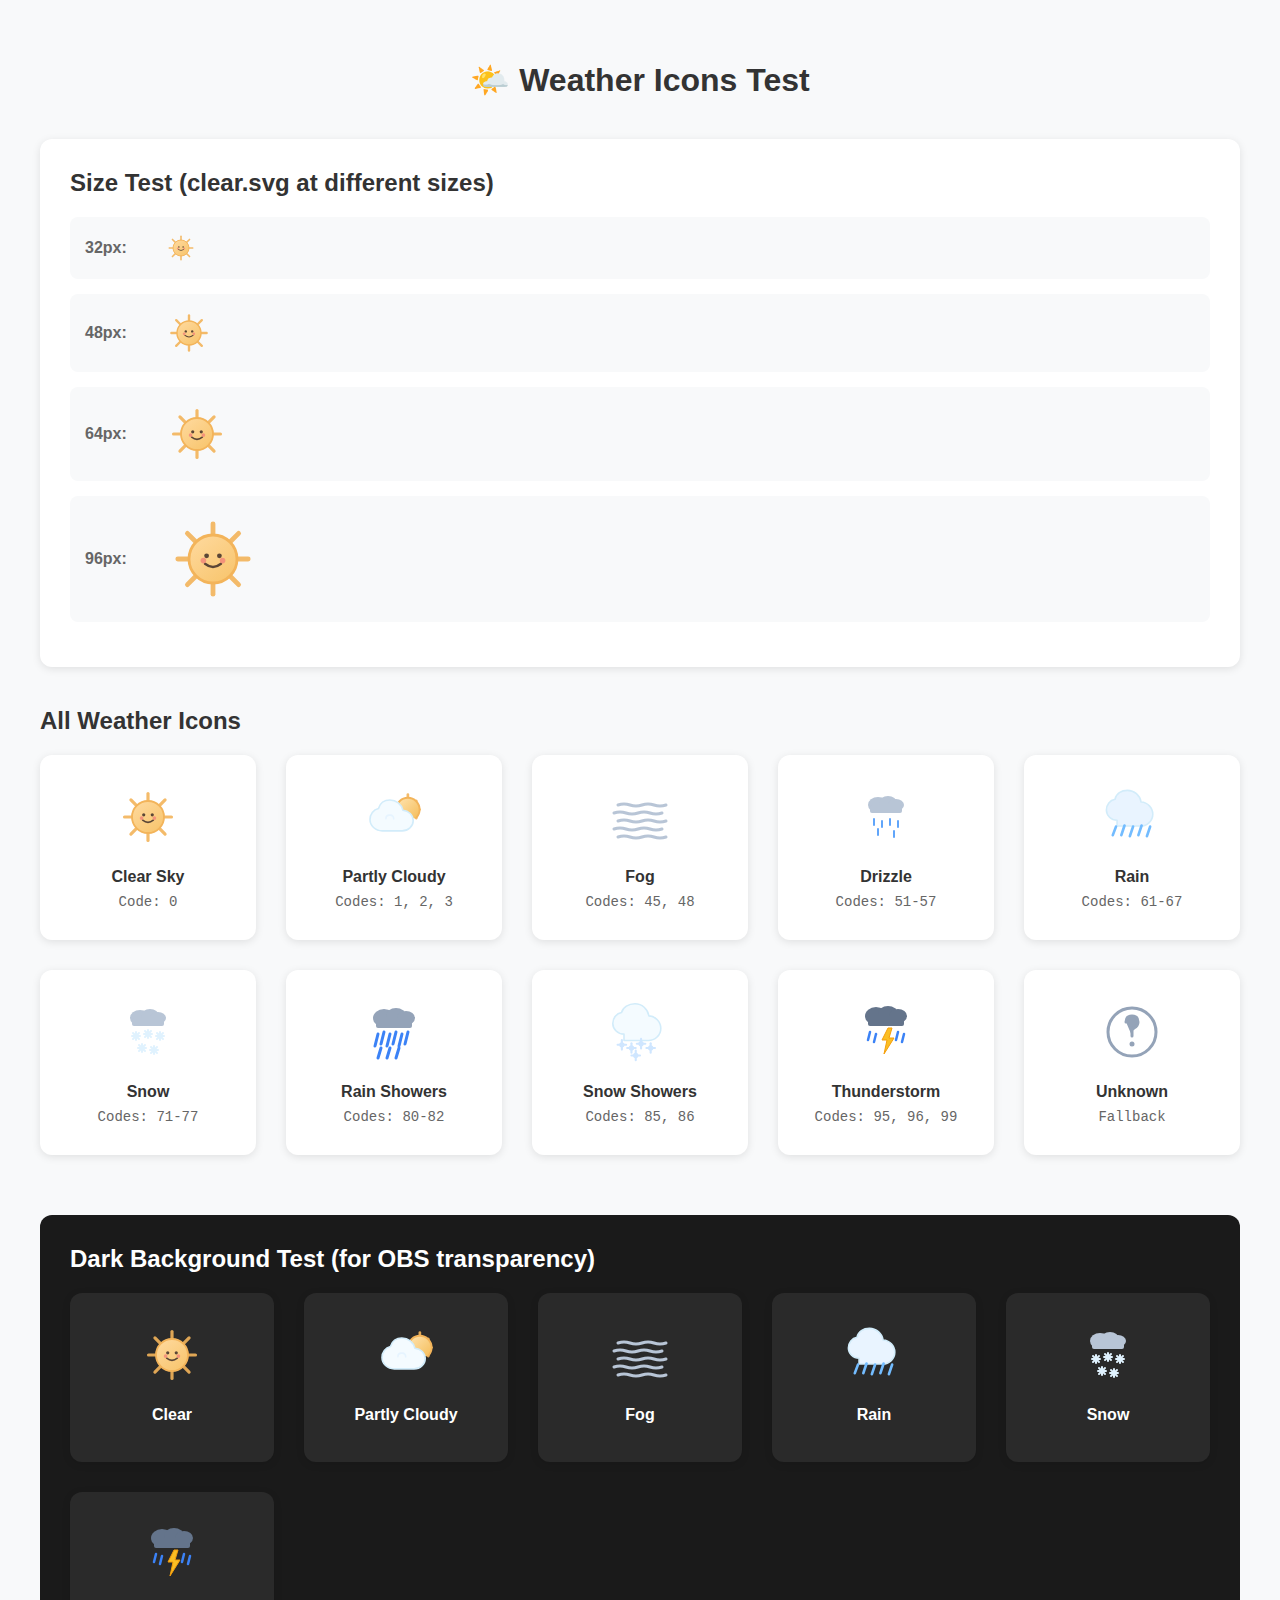
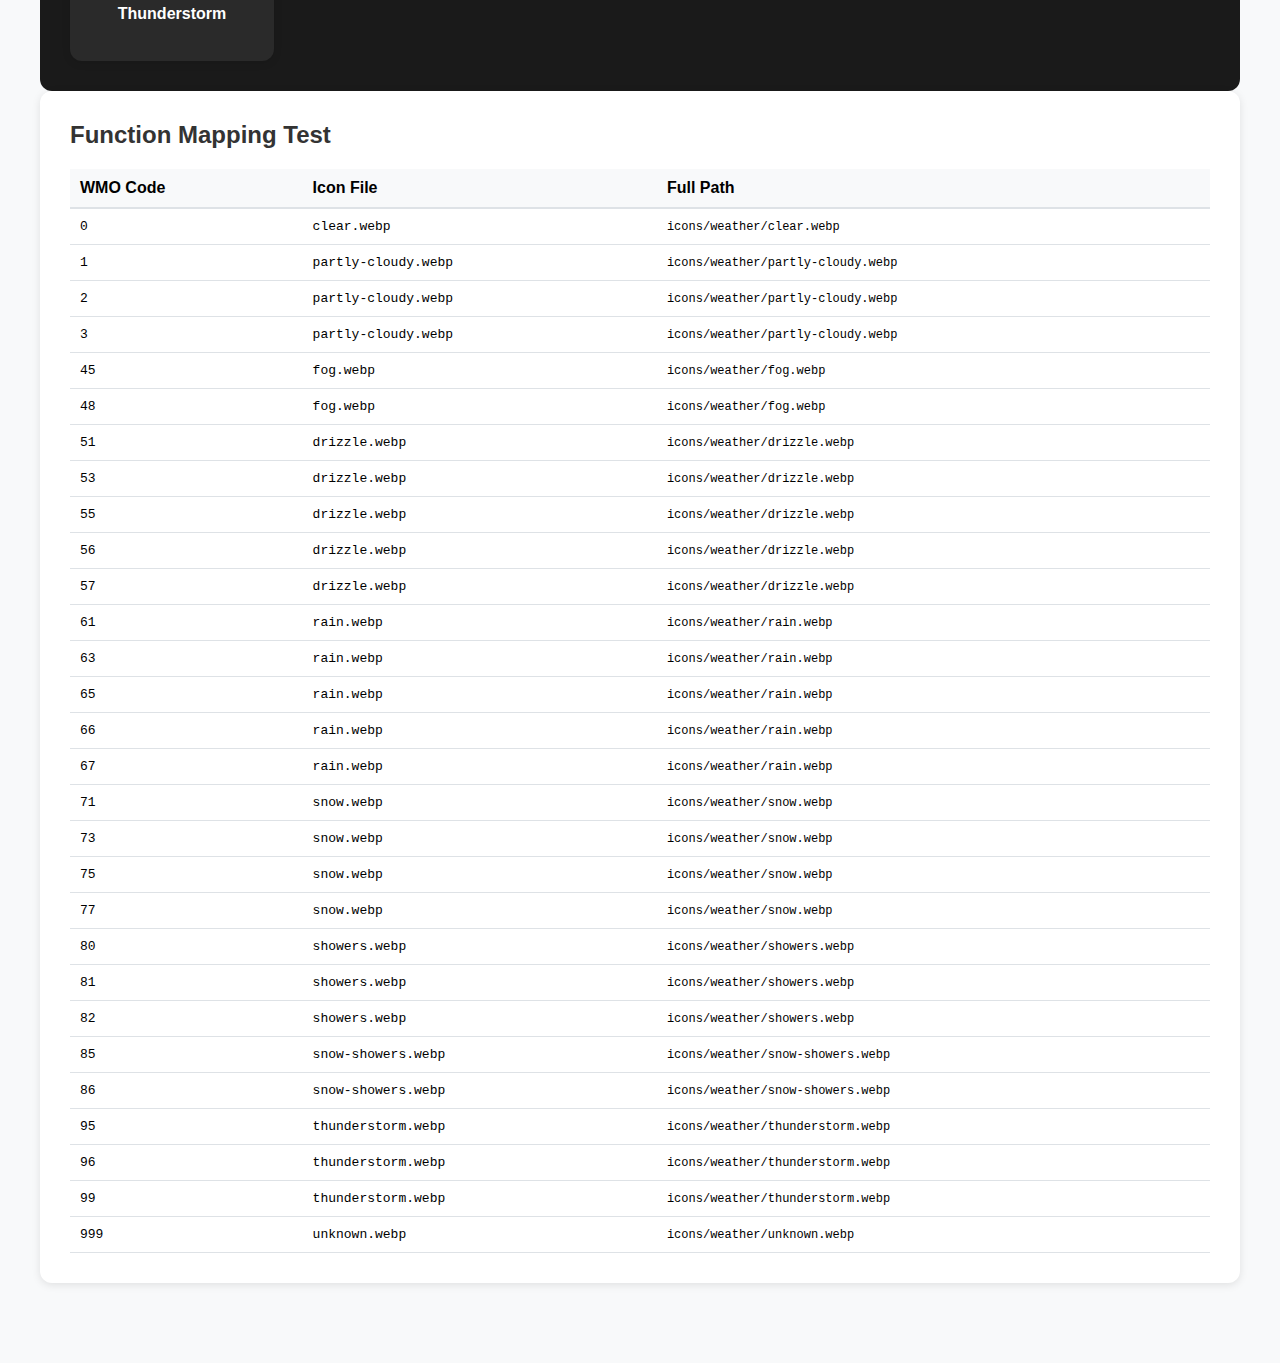
<file: test-icons.html>
<!DOCTYPE html>
<html lang="en">
<head>
    <meta charset="UTF-8">
    <meta name="viewport" content="width=device-width, initial-scale=1.0">
    <title>Weather Icons Test</title>
    <style>
        body {
            font-family: -apple-system, BlinkMacSystemFont, 'Segoe UI', Roboto, 'Helvetica Neue', Arial, sans-serif;
            max-width: 1200px;
            margin: 0 auto;
            padding: 40px 20px;
            background: #f8f9fa;
        }
        h1 {
            text-align: center;
            color: #333;
            margin-bottom: 40px;
        }
        .icon-grid {
            display: grid;
            grid-template-columns: repeat(auto-fit, minmax(200px, 1fr));
            gap: 30px;
            margin-bottom: 60px;
        }
        .icon-item {
            background: white;
            border-radius: 12px;
            padding: 30px;
            text-align: center;
            box-shadow: 0 2px 8px rgba(0,0,0,0.1);
            transition: transform 0.2s, box-shadow 0.2s;
        }
        .icon-item:hover {
            transform: translateY(-4px);
            box-shadow: 0 4px 16px rgba(0,0,0,0.15);
        }
        .icon-item img {
            width: 64px;
            height: 64px;
            margin-bottom: 15px;
        }
        .icon-name {
            font-weight: 600;
            color: #333;
            font-size: 16px;
            margin-bottom: 8px;
        }
        .icon-codes {
            color: #666;
            font-size: 14px;
            font-family: 'Courier New', monospace;
        }
        .size-test {
            background: white;
            border-radius: 12px;
            padding: 30px;
            box-shadow: 0 2px 8px rgba(0,0,0,0.1);
            margin-bottom: 40px;
        }
        .size-test h2 {
            margin-top: 0;
            color: #333;
        }
        .size-row {
            display: flex;
            align-items: center;
            gap: 20px;
            margin: 15px 0;
            padding: 15px;
            background: #f8f9fa;
            border-radius: 8px;
        }
        .size-label {
            font-weight: 600;
            color: #666;
            width: 60px;
        }
        .dark-bg {
            background: #1a1a1a;
            padding: 30px;
            border-radius: 12px;
            margin-top: 40px;
        }
        .dark-bg h2 {
            color: white;
            margin-top: 0;
        }
        .dark-bg .icon-grid {
            margin-bottom: 0;
        }
        .dark-bg .icon-item {
            background: #2a2a2a;
        }
        .dark-bg .icon-name {
            color: #fff;
        }
        .dark-bg .icon-codes {
            color: #aaa;
        }
    </style>
    <script src="js/api.js"></script>
</head>
<body>
    <h1>🌤️ Weather Icons Test</h1>

    <div class="size-test">
        <h2>Size Test (clear.svg at different sizes)</h2>
        <div class="size-row">
            <span class="size-label">32px:</span>
            <img src="icons/weather/clear.svg" width="32" height="32" alt="Clear 32px">
        </div>
        <div class="size-row">
            <span class="size-label">48px:</span>
            <img src="icons/weather/clear.svg" width="48" height="48" alt="Clear 48px">
        </div>
        <div class="size-row">
            <span class="size-label">64px:</span>
            <img src="icons/weather/clear.svg" width="64" height="64" alt="Clear 64px">
        </div>
        <div class="size-row">
            <span class="size-label">96px:</span>
            <img src="icons/weather/clear.svg" width="96" height="96" alt="Clear 96px">
        </div>
    </div>

    <h2 style="margin-bottom: 20px; color: #333;">All Weather Icons</h2>
    <div class="icon-grid">
        <div class="icon-item">
            <img src="icons/weather/clear.svg" alt="Clear">
            <div class="icon-name">Clear Sky</div>
            <div class="icon-codes">Code: 0</div>
        </div>
        <div class="icon-item">
            <img src="icons/weather/partly-cloudy.svg" alt="Partly Cloudy">
            <div class="icon-name">Partly Cloudy</div>
            <div class="icon-codes">Codes: 1, 2, 3</div>
        </div>
        <div class="icon-item">
            <img src="icons/weather/fog.svg" alt="Fog">
            <div class="icon-name">Fog</div>
            <div class="icon-codes">Codes: 45, 48</div>
        </div>
        <div class="icon-item">
            <img src="icons/weather/drizzle.svg" alt="Drizzle">
            <div class="icon-name">Drizzle</div>
            <div class="icon-codes">Codes: 51-57</div>
        </div>
        <div class="icon-item">
            <img src="icons/weather/rain.svg" alt="Rain">
            <div class="icon-name">Rain</div>
            <div class="icon-codes">Codes: 61-67</div>
        </div>
        <div class="icon-item">
            <img src="icons/weather/snow.svg" alt="Snow">
            <div class="icon-name">Snow</div>
            <div class="icon-codes">Codes: 71-77</div>
        </div>
        <div class="icon-item">
            <img src="icons/weather/showers.svg" alt="Showers">
            <div class="icon-name">Rain Showers</div>
            <div class="icon-codes">Codes: 80-82</div>
        </div>
        <div class="icon-item">
            <img src="icons/weather/snow-showers.svg" alt="Snow Showers">
            <div class="icon-name">Snow Showers</div>
            <div class="icon-codes">Codes: 85, 86</div>
        </div>
        <div class="icon-item">
            <img src="icons/weather/thunderstorm.svg" alt="Thunderstorm">
            <div class="icon-name">Thunderstorm</div>
            <div class="icon-codes">Codes: 95, 96, 99</div>
        </div>
        <div class="icon-item">
            <img src="icons/weather/unknown.svg" alt="Unknown">
            <div class="icon-name">Unknown</div>
            <div class="icon-codes">Fallback</div>
        </div>
    </div>

    <div class="dark-bg">
        <h2>Dark Background Test (for OBS transparency)</h2>
        <div class="icon-grid">
            <div class="icon-item">
                <img src="icons/weather/clear.svg" alt="Clear">
                <div class="icon-name">Clear</div>
            </div>
            <div class="icon-item">
                <img src="icons/weather/partly-cloudy.svg" alt="Partly Cloudy">
                <div class="icon-name">Partly Cloudy</div>
            </div>
            <div class="icon-item">
                <img src="icons/weather/fog.svg" alt="Fog">
                <div class="icon-name">Fog</div>
            </div>
            <div class="icon-item">
                <img src="icons/weather/rain.svg" alt="Rain">
                <div class="icon-name">Rain</div>
            </div>
            <div class="icon-item">
                <img src="icons/weather/snow.svg" alt="Snow">
                <div class="icon-name">Snow</div>
            </div>
            <div class="icon-item">
                <img src="icons/weather/thunderstorm.svg" alt="Thunderstorm">
                <div class="icon-name">Thunderstorm</div>
            </div>
        </div>
    </div>

    <script>
        // Test the getWeatherIcon and getWeatherIconPath functions
        console.log('Testing getWeatherIcon function:');
        const testCodes = [0, 1, 2, 3, 45, 48, 51, 53, 55, 56, 57, 61, 63, 65, 66, 67, 71, 73, 75, 77, 80, 81, 82, 85, 86, 95, 96, 99, 999];
        
        testCodes.forEach(code => {
            const icon = WeatherAPI.getWeatherIcon(code);
            const path = WeatherAPI.getWeatherIconPath(code);
            console.log(`Code ${code}: ${icon} (${path})`);
        });
        
        // Display results on page
        const resultsDiv = document.createElement('div');
        resultsDiv.className = 'size-test';
        resultsDiv.innerHTML = '<h2>Function Mapping Test</h2>';
        const table = document.createElement('table');
        table.style.width = '100%';
        table.style.borderCollapse = 'collapse';
        table.innerHTML = `
            <thead>
                <tr style="background: #f8f9fa;">
                    <th style="padding: 10px; text-align: left; border-bottom: 2px solid #dee2e6;">WMO Code</th>
                    <th style="padding: 10px; text-align: left; border-bottom: 2px solid #dee2e6;">Icon File</th>
                    <th style="padding: 10px; text-align: left; border-bottom: 2px solid #dee2e6;">Full Path</th>
                </tr>
            </thead>
            <tbody>
                ${testCodes.map(code => {
                    const icon = WeatherAPI.getWeatherIcon(code);
                    const path = WeatherAPI.getWeatherIconPath(code);
                    const isUnknown = icon === 'unknown.svg';
                    return `
                        <tr style="background: ${isUnknown ? '#fff3cd' : 'white'};">
                            <td style="padding: 10px; border-bottom: 1px solid #dee2e6; font-family: monospace;">${code}</td>
                            <td style="padding: 10px; border-bottom: 1px solid #dee2e6; font-family: monospace;">${icon}</td>
                            <td style="padding: 10px; border-bottom: 1px solid #dee2e6; font-family: monospace; font-size: 12px;">${path}</td>
                        </tr>
                    `;
                }).join('')}
            </tbody>
        `;
        resultsDiv.appendChild(table);
        document.body.appendChild(resultsDiv);
    </script>
</body>
</html>
</file>
